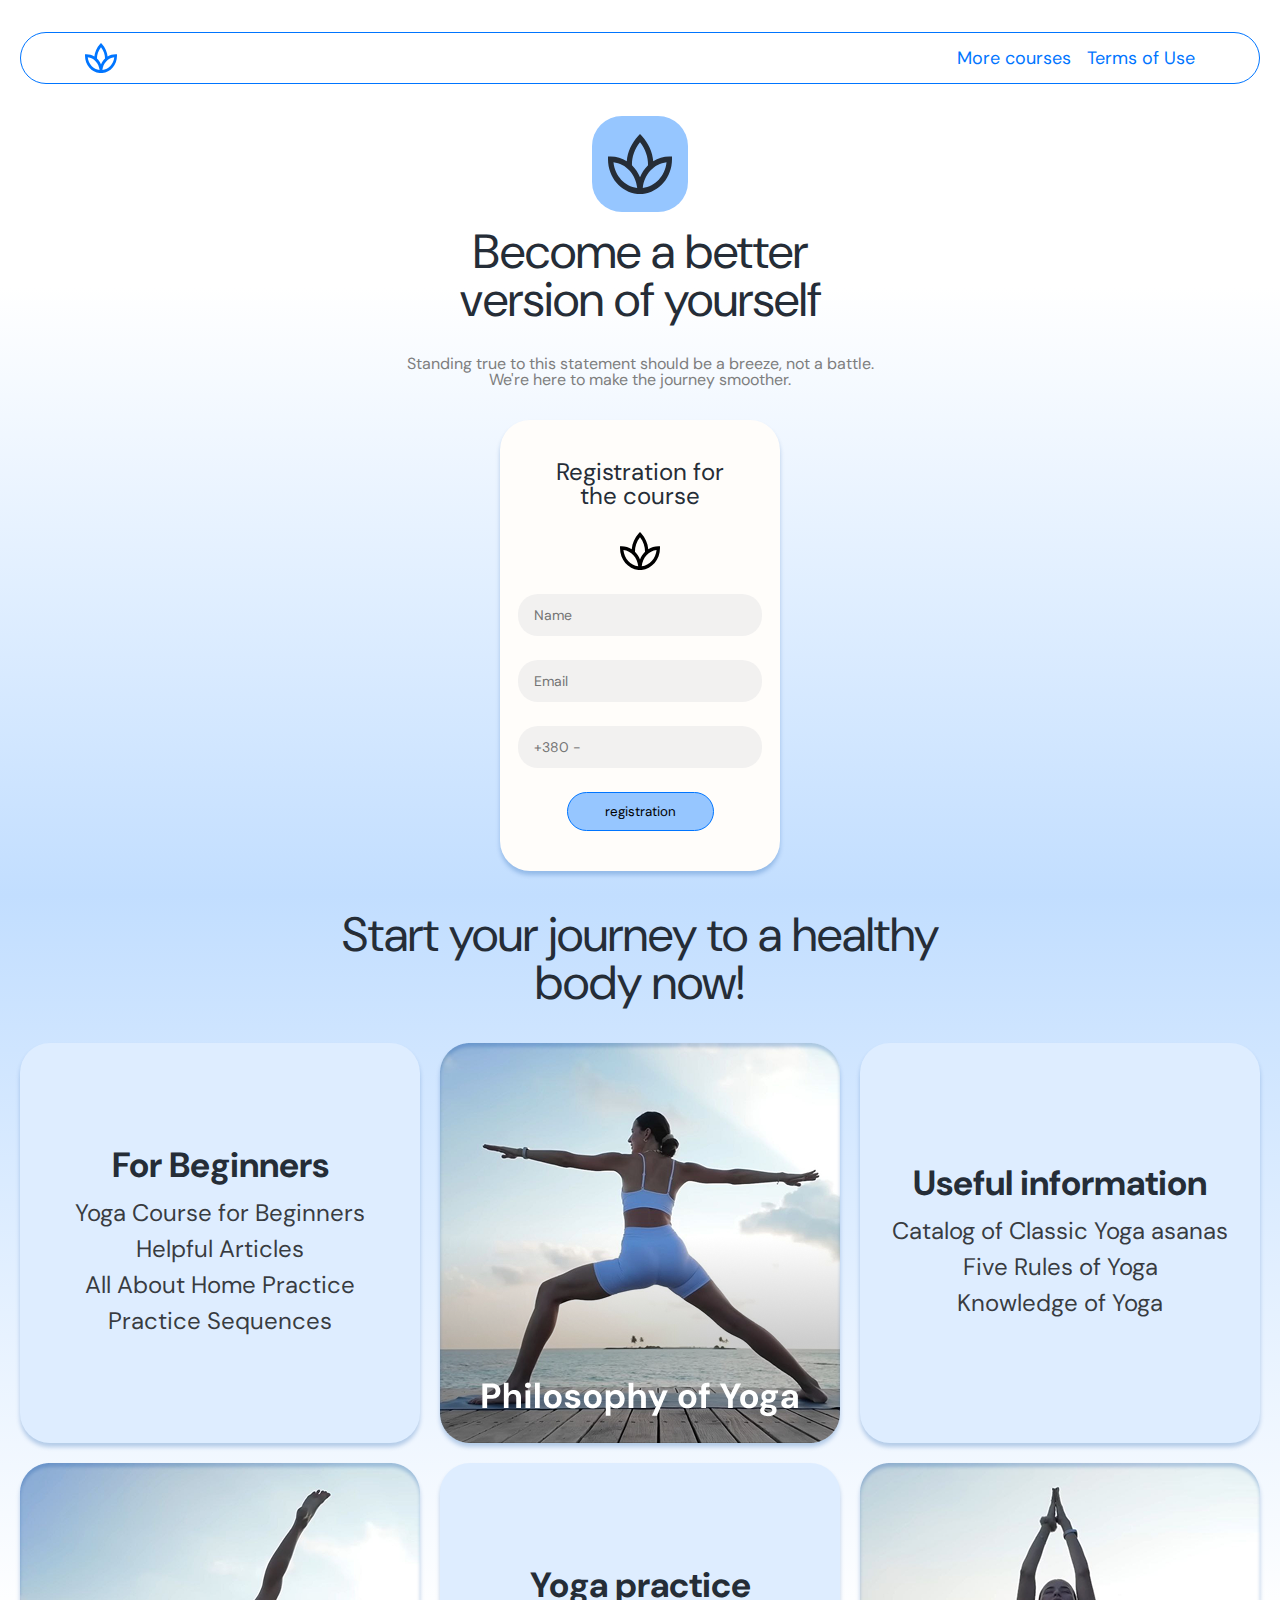
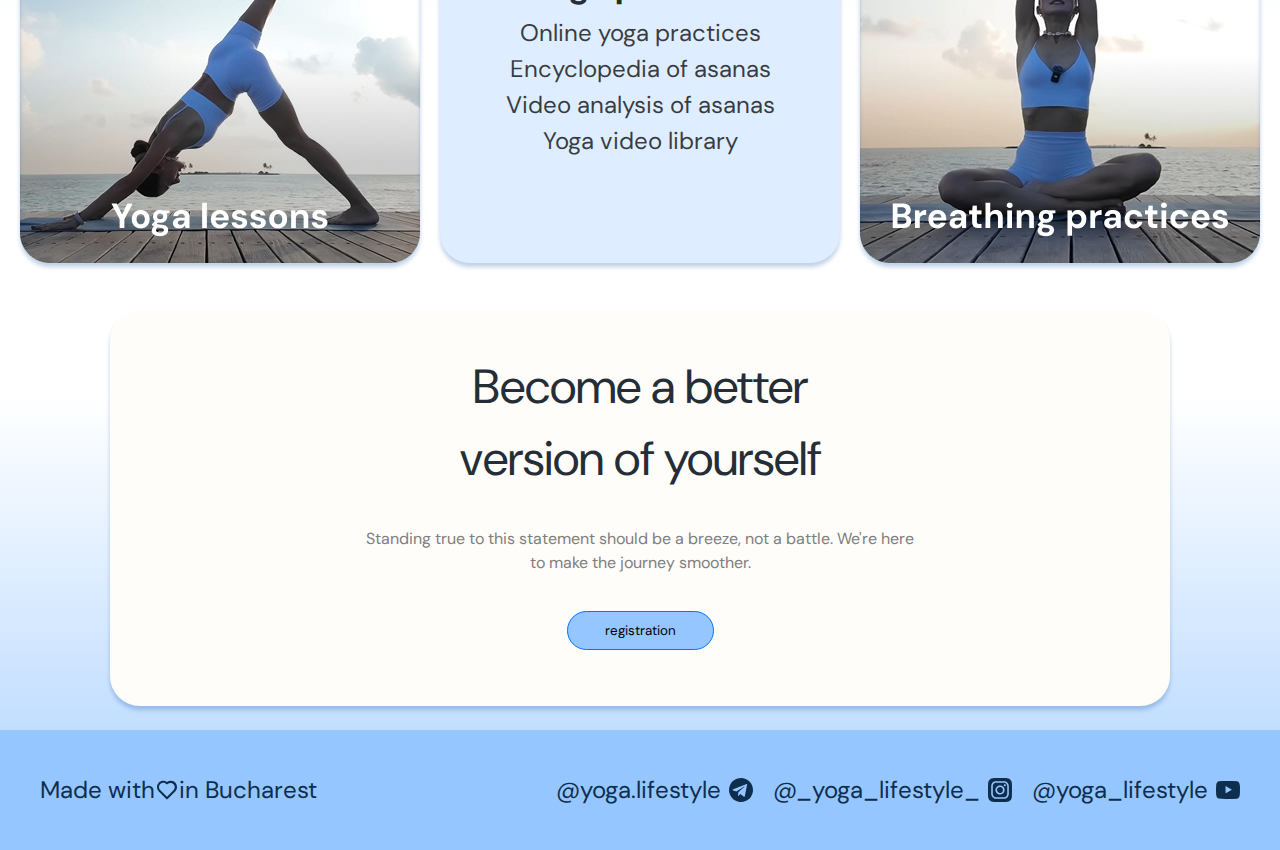
<file: index.html>
<!DOCTYPE html>
<html lang="en">

<head>
   <meta charset="UTF-8">
   <meta name="viewport" content="width=device-width, initial-scale=1.0">
   <title>Project - 4. Landing</title>
   <meta name="viewport" content="width=device-width">

   <link rel="preconnect" href="https://fonts.googleapis.com">
   <link rel="preconnect" href="https://fonts.gstatic.com" crossorigin>
   <link
      href="https://fonts.googleapis.com/css2?family=DM+Sans:ital,opsz,wght@0,9..40,100..1000;1,9..40,100..1000&display=swap"
      rel="stylesheet">

   <link rel="stylesheet" href="css/style_main.css">

</head>

<body>
   <div class="wrapper">

      <header class="header">
         <div class="header__container">

            <div class="header__box">
               <div class="header__logo">
                  <a href="index.html" class="header__link"><img src="img/icons/Vector.svg" alt=""></a>
               </div>
               <nav class="header__nav">
                  <a href="container_page.html" class="header__link">More courses</a>
                  <a href="info_page.html" class="header__link">Terms of Use</a>
               </nav>
            </div>
         </div>
      </header>

      <section class="section1">
         <div class="section1__container">

            <div class="section1__box">
               <div class="section1__content content">
                  <div class="content__logo">
                     <img src="img/icons/logo.svg" alt="">
                  </div>
                  <h1 class="content__title">Become a better <br> version of yourself </h1>
                  <div class="content__text">
                     Standing true to this statement should be a breeze, not a battle. <br> We're here to make the
                     journey
                     smoother.
                  </div>
               </div>
               <div class="registration">
                  <form action="" class="registration__form">
                     <div class="registration__title">
                        <h3>Registration for<br>the course</h3>
                     </div>
                     <div class="registration__icon">
                        <img src="img/icons/form_vector.svg" alt="">
                     </div>
                     <div class="registration__fields">
                        <input type="text" class="registration__input" placeholder="Name">
                        <input type="email" class="registration__input" placeholder="Email">
                        <input type="tel" class="registration__input" placeholder="+380 -">
                     </div>
                     <button class="registration__btn" type="submit">
                        registration
                     </button>
                  </form>
               </div>
            </div>

         </div>
      </section>

      <section class="section2">
         <div class="section2__container">

            <h2 class="section2__title"> Start your journey to a healthy <br> body now!</h2>
            <div class="cards">
               <div class="cards__item">
                  <h2 class="cards__title"> For Beginners</h2>
                  <p class="cards__text">Yoga Course for Beginners <br> Helpful Articles <br> All About Home
                     Practice <br> Practice Sequences </p>
               </div>
               <div class="cards__item cards__item--image">
                  <img src="img/main/example courses 2.png" alt="">
               </div>
               <div class="cards__item">
                  <h2 class="cards__title">Useful information </h2>
                  <p class="cards__text">Catalog of Classic Yoga asanas <br> Five Rules of Yoga <br> Knowledge of Yoga
                  </p>
               </div>
               <div class="cards__item cards__item--image">
                  <img src="img/main/example courses 4.png" alt="">
               </div>
               <div class="cards__item">
                  <h2 class="cards__title">Yoga practice</h2>
                  <p class="cards__text">Online yoga practices <br> Encyclopedia of asanas <br> Video analysis of asanas
                     <br> Yoga video library
                  </p>
               </div>
               <div class="cards__item cards__item--image">
                  <img src="img/main/example courses 6.png" alt="">
               </div>
            </div>

         </div>
      </section>

      <section class="section3">
         <div class="section3__container">

            <div class="section3__bunner">
               <h2 class="section3__title">Become a better <br> version of yourself</h2>
               <p class="section3__text">Standing true to this statement should be a breeze, not a battle. We're here
                  <br> to make the journey smoother.
               </p>
               <button class="section3__btn">registration</button>
            </div>

         </div>
      </section>

      <footer class="footer">
         <div class="footer__container">
            <div class="footer__left">
               <p class="footer__text">Made with</p>
               <img class="footer__icon" src="img/icons/u_heart-alt.svg" alt="">
               <p class="footer__text">in Bucharest</p>
            </div>
            <div class="footer__right">
               <div class="footer__contacts">
                  <div class="footer__tg">
                     <a href="" class="footer__nick">@yoga.lifestyle</a>
                     <img class="footer__img" src="img/icons/tg.svg" alt="">
                  </div>
                  <div class="footer__inst">
                     <a href="" class="footer__nick">@_yoga_lifestyle_</a>
                     <img class="footer__img" src="img/icons/inst.svg" alt="">
                  </div>
                  <div class="footer__yt">
                     <a href="" class="footer__nick">@yoga_lifestyle</a>
                     <img class="footer__img" src="img/icons/Yt.svg" alt="">
                  </div>
               </div>
            </div>
         </div>
      </footer>
   </div>
</body>

</html>
</file>
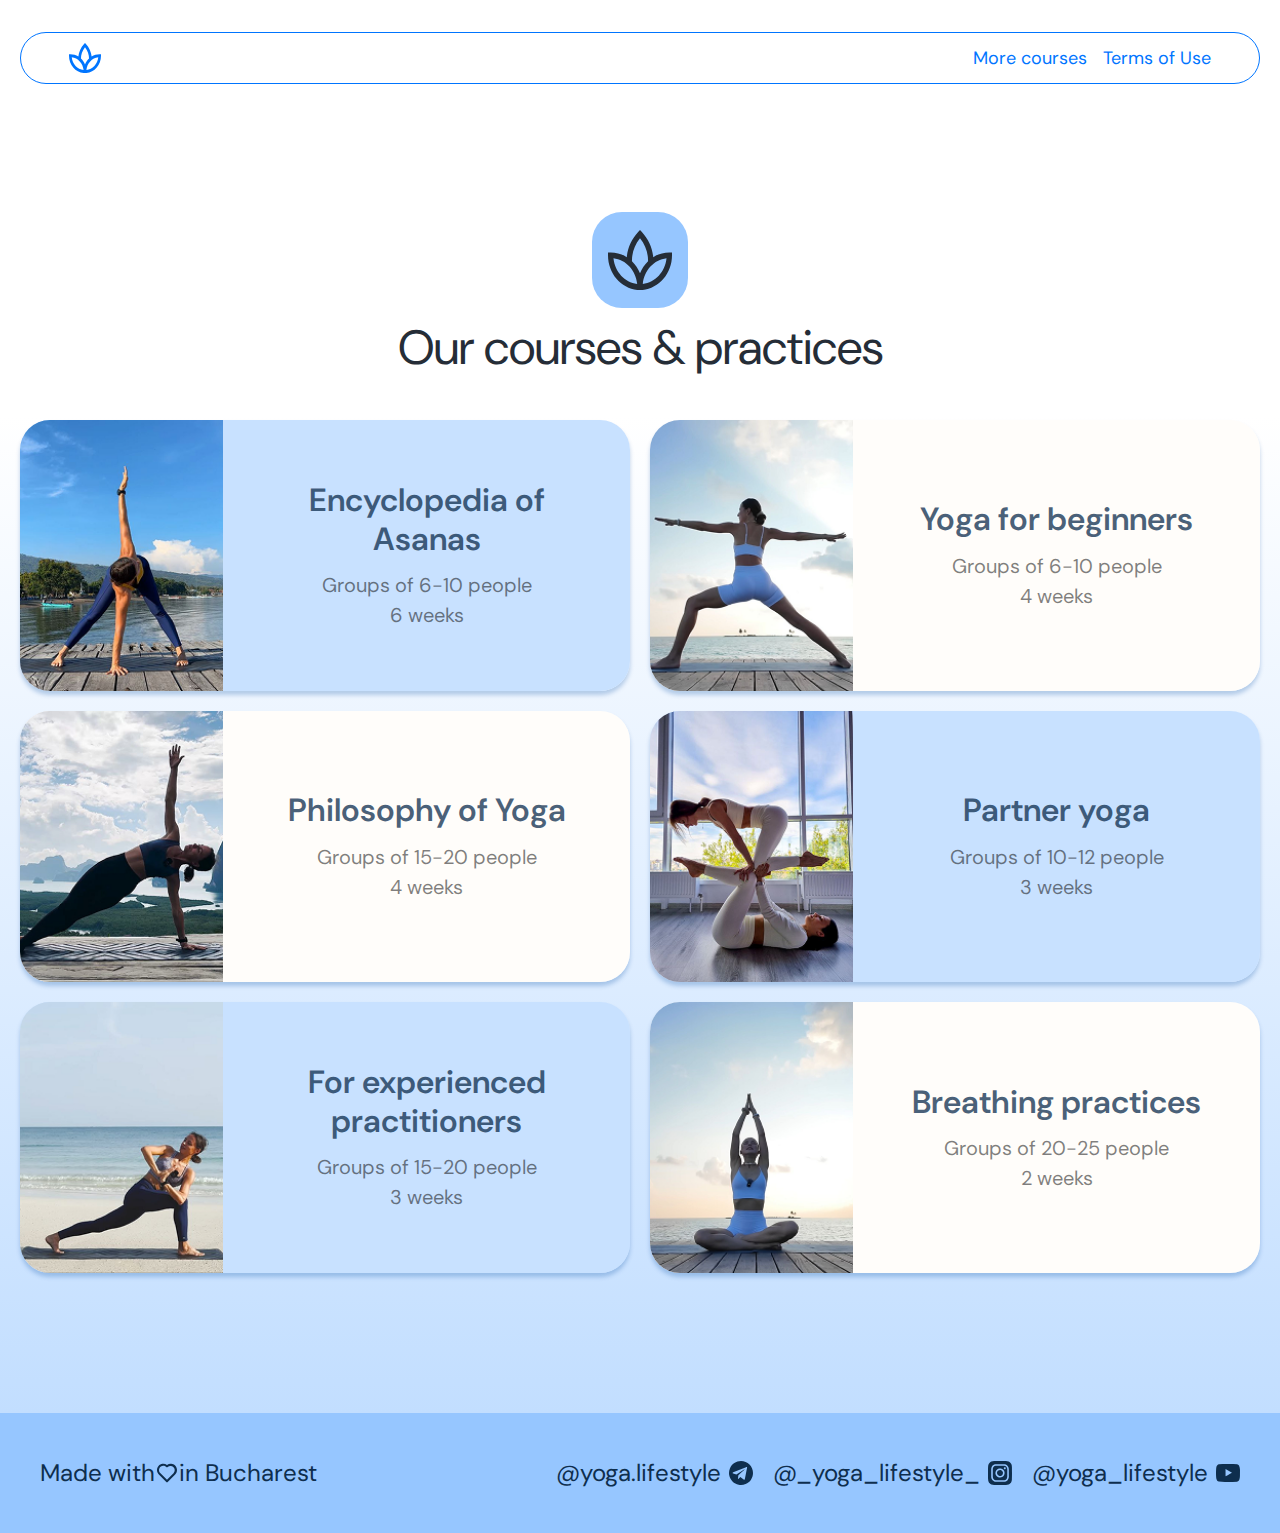
<file: container_page.html>
<!DOCTYPE html>
<html lang="en">

<head>
   <meta charset="UTF-8">
   <meta name="viewport" content="width=device-width, initial-scale=1.0">
   <title>container_page</title>

   <link rel="preconnect" href="https://fonts.googleapis.com">
   <link rel="preconnect" href="https://fonts.gstatic.com" crossorigin>
   <link
      href="https://fonts.googleapis.com/css2?family=DM+Sans:ital,opsz,wght@0,9..40,100..1000;1,9..40,100..1000&display=swap"
      rel="stylesheet">

   <link rel="stylesheet" href="css/style_container.css">
</head>

<body>
   <div class="wrapper">

      <header class="header">
         <div class="header__container">

            <div class="header__box">
               <div class="header__logo">
                  <a href="index.html" class="header__link"> <img src="img/icons/Vector.svg" alt=""></a>
               </div>
               <nav class="header__nav">
                  <a href="#" class="header__link">More courses</a>
                  <a href="info_page.html" class="header__link">Terms of Use</a>
               </nav>
            </div>
         </div>
      </header>

      <section class="section">
         <div class="section__container">

            <div class="section__top">
               <img src="img/icons/logo.svg" alt="">
               <h2 class="section__title">Our courses & practices</h2>
            </div>
            <div class="section__content">

               <div class="section__card-wrapper">
                  <div class="section__cards blue">
                     <img class="section__cardimg" src="img/container/1.png" alt="">
                     <div class="section__cardbox">
                        <h2 class="section__cardtitle">Encyclopedia of Asanas</h2>
                        <p class="section__text">Groups of 6-10 people <br>6 weeks </p>
                     </div>
                  </div>
               </div>

               <div class="section__card-wrapper">
                  <div class="section__cards white">
                     <img class="section__cardimg" src="img/container/2.png" alt="">
                     <div class="section__cardbox">
                        <h2 class="section__cardtitle">Yoga for beginners</h2>
                        <p class="section__text">Groups of 6-10 people <br>4 weeks </p>
                     </div>
                  </div>
               </div>

               <div class="section__card-wrapper">
                  <div class="section__cards white">
                     <img class="section__cardimg" src="img/container/3.png" alt="">
                     <div class="section__cardbox">
                        <h2 class="section__cardtitle">Philosophy of Yoga</h2>
                        <p class="section__text">Groups of 15-20 people <br>4 weeks </p>
                     </div>
                  </div>
               </div>

               <div class="section__card-wrapper">
                  <div class="section__cards blue">
                     <img class="section__cardimg" src="img/container/4.png" alt="">
                     <div class="section__cardbox">
                        <h2 class="section__cardtitle">Partner yoga</h2>
                        <p class="section__text">Groups of 10-12 people <br>3 weeks </p>
                     </div>
                  </div>
               </div>

               <div class="section__card-wrapper">
                  <div class="section__cards blue">
                     <img class="section__cardimg" src="img/container/5.png" alt="">
                     <div class="section__cardbox">
                        <h2 class="section__cardtitle">For experienced practitioners</h2>
                        <p class="section__text">Groups of 15-20 people <br>3 weeks </p>
                     </div>
                  </div>
               </div>

               <div class="section__card-wrapper">
                  <div class="section__cards white">
                     <img class="section__cardimg" src="img/container/6.png" alt="">
                     <div class="section__cardbox">
                        <h2 class="section__cardtitle">Breathing practices</h2>
                        <p class="section__text">Groups of 20-25 people <br>2 weeks </p>
                     </div>
                  </div>
               </div>

            </div>

         </div>
      </section>

      <footer class="footer">
         <div class="footer__container">
            <div class="footer__left">
               <p class="footer__text">Made with</p>
               <img class="footer__icon" src="img/icons/u_heart-alt.svg" alt="">
               <p class="footer__text">in Bucharest</p>
            </div>
            <div class="footer__right">
               <div class="footer__contacts">
                  <div class="footer__tg">
                     <a href="" class="footer__nick">@yoga.lifestyle</a>
                     <img class="footer__img" src="img/icons/tg.svg" alt="">
                  </div>
                  <div class="footer__inst">
                     <a href="" class="footer__nick">@_yoga_lifestyle_</a>
                     <img class="footer__img" src="img/icons/inst.svg" alt="">
                  </div>
                  <div class="footer__yt">
                     <a href="" class="footer__nick">@yoga_lifestyle</a>
                     <img class="footer__img" src="img/icons/Yt.svg" alt="">
                  </div>
               </div>
            </div>
         </div>
      </footer>

   </div>
</body>

</html>
</file>
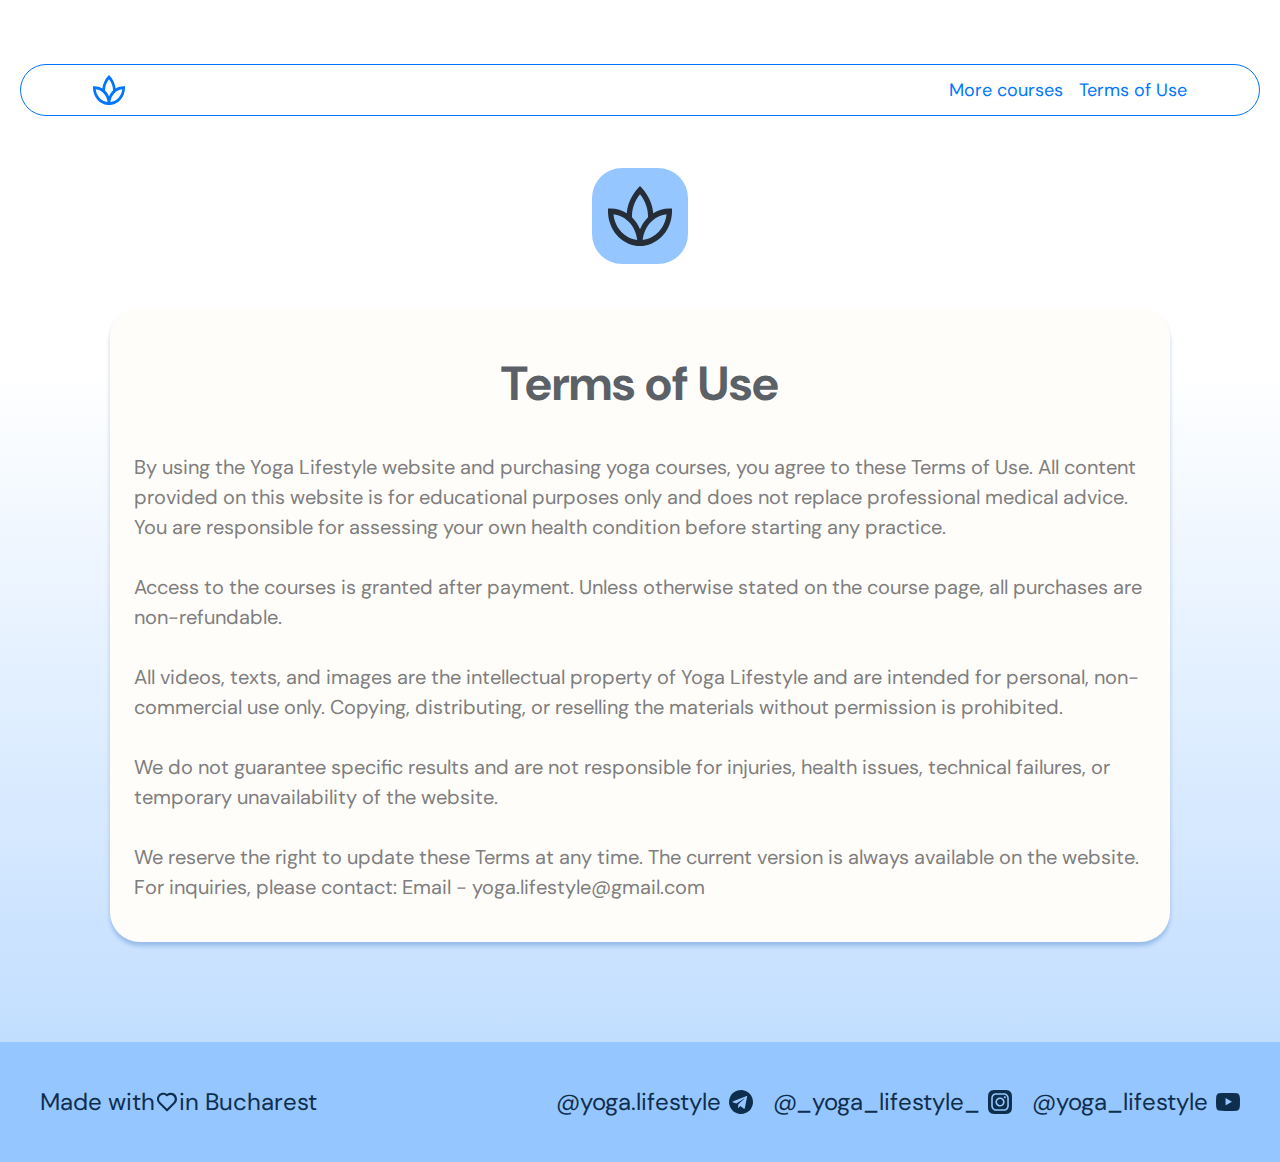
<file: info_page.html>
<!DOCTYPE html>
<html lang="en">

<head>
   <meta charset="UTF-8">
   <meta name="viewport" content="width=device-width, initial-scale=1.0">

   <title>info_page</title>

   <link rel="preconnect" href="https://fonts.googleapis.com">
   <link rel="preconnect" href="https://fonts.gstatic.com" crossorigin>
   <link
      href="https://fonts.googleapis.com/css2?family=DM+Sans:ital,opsz,wght@0,9..40,100..1000;1,9..40,100..1000&display=swap"
      rel="stylesheet">

   <link rel="stylesheet" href="css/style_info.css">

</head>

<body>
   <div class="wrapper">


      <header class="header">
         <div class="header__container">

            <div class="header__box">
               <div class="header__logo">
                  <a href="index.html" class="header__link"><img src="img/icons/Vector.svg" alt=""></a>
               </div>
               <nav class="header__nav">
                  <a href="container_page.html" class="header__link">More courses</a>
                  <a href="#" class="header__link">Terms of Use</a>
               </nav>
            </div>

         </div>
      </header>

      <section class="section1">
         <div class="section1__container">

            <img src="img/icons/logo.svg" alt="" class="section1__logo">
            <div class="section1__bunner">
               <h2 class="section1__title">Terms of Use </h2>
               <div class="section1__text">
                  <p>By using the Yoga Lifestyle website and purchasing yoga courses, you agree to these Terms of Use.
                     All content provided on this website is for educational purposes only and does not replace
                     professional medical advice. You are responsible for assessing your own health condition before
                     starting any practice. </p>
                  <br>
                  <p>Access to the courses is granted after payment. Unless otherwise stated on the course page, all
                     purchases are non-refundable.</p>
                  <br>
                  <p>All videos, texts, and images are the intellectual property of Yoga Lifestyle and are intended for
                     personal, non-commercial use only. Copying, distributing, or reselling the materials without
                     permission is prohibited.</p>
                  <br>
                  <p>We do not guarantee specific results and are not responsible for injuries, health issues, technical
                     failures, or temporary unavailability of the website.</p>
                  <br>
                  <p>We reserve the right to update these Terms at any time. The current version is always available on
                     the website. For inquiries, please contact: Email - <a href=""
                        class="section1__link">yoga.lifestyle@gmail.com</a></p>
               </div>
            </div>

         </div>
      </section>

      <footer class="footer">
         <div class="footer__container">
            <div class="footer__left">
               <p class="footer__text">Made with</p>
               <img class="footer__icon" src="img/icons/u_heart-alt.svg" alt="">
               <p class="footer__text">in Bucharest</p>
            </div>
            <div class="footer__right">
               <div class="footer__contacts">
                  <div class="footer__tg">
                     <a href="" class="footer__nick">@yoga.lifestyle</a>
                     <img class="footer__img" src="img/icons/tg.svg" alt="">
                  </div>
                  <div class="footer__inst">
                     <a href="" class="footer__nick">@_yoga_lifestyle_</a>
                     <img class="footer__img" src="img/icons/inst.svg" alt="">
                  </div>
                  <div class="footer__yt">
                     <a href="" class="footer__nick">@yoga_lifestyle</a>
                     <img class="footer__img" src="img/icons/Yt.svg" alt="">
                  </div>
               </div>
            </div>
         </div>
      </footer>

   </div>
</body>

</html>
</file>
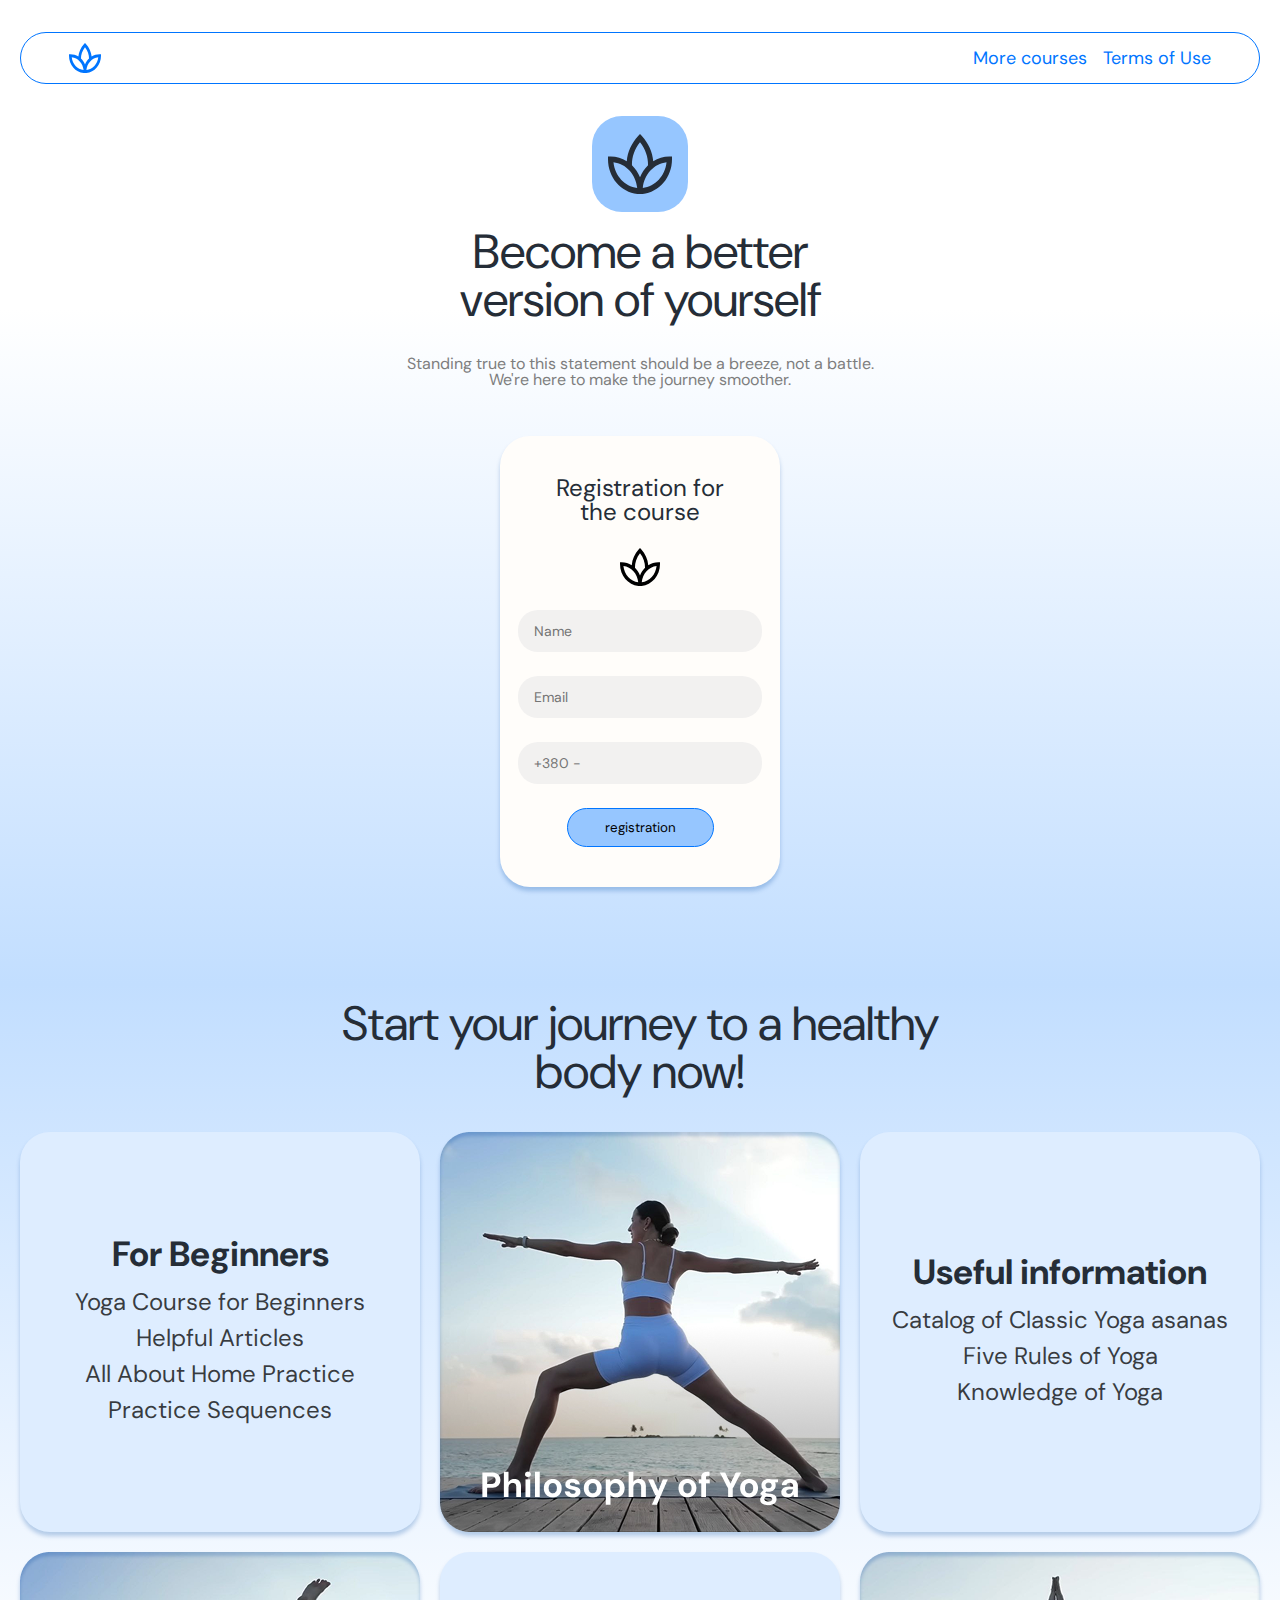
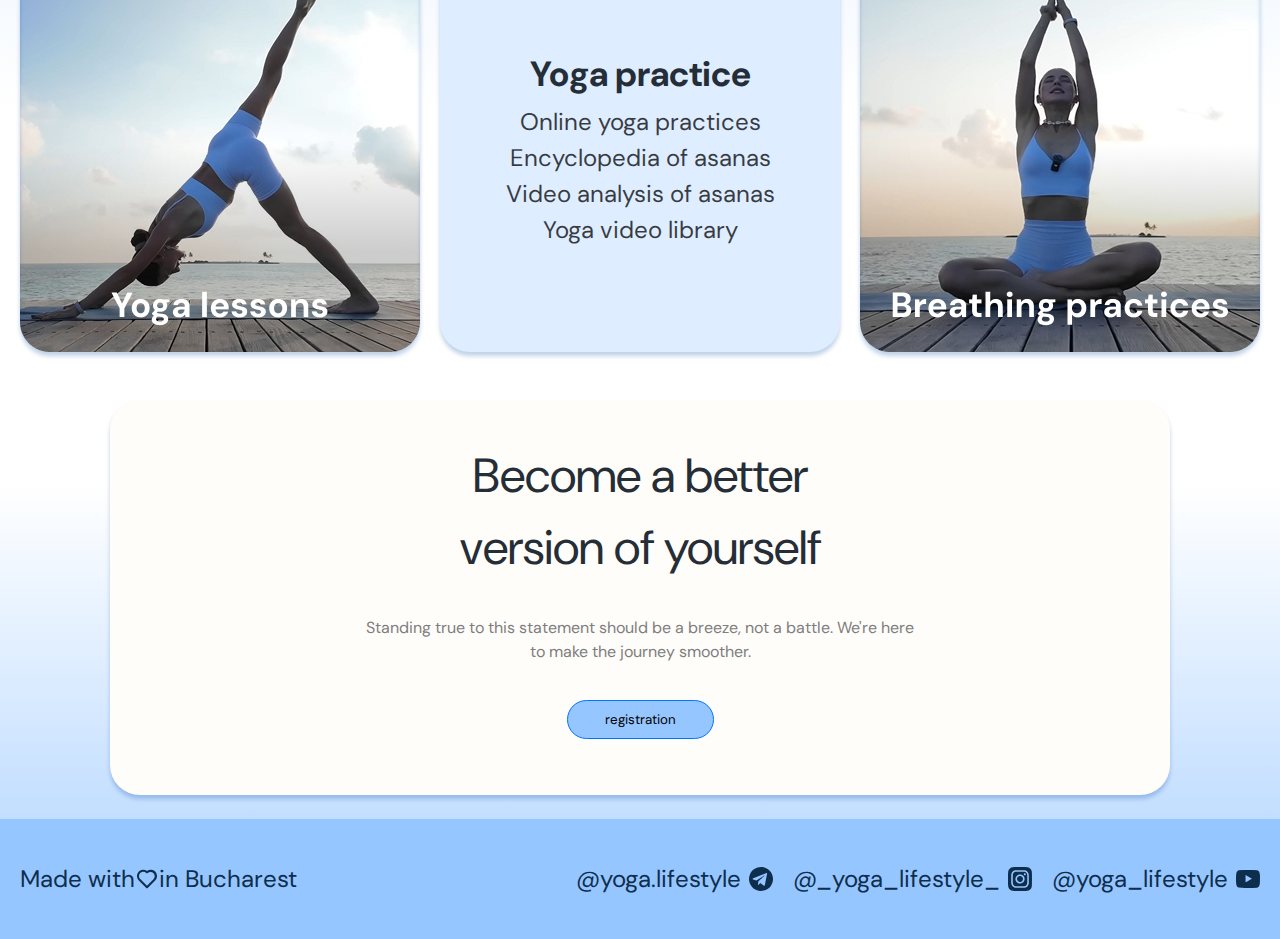
<file: main_page.html>
<!DOCTYPE html>
<html lang="en">

<head>
   <meta charset="UTF-8">
   <meta name="viewport" content="width=device-width, initial-scale=1.0">
   <title>Project - 4. Landing</title>

   <link rel="preconnect" href="https://fonts.googleapis.com">
   <link rel="preconnect" href="https://fonts.gstatic.com" crossorigin>
   <link
      href="https://fonts.googleapis.com/css2?family=DM+Sans:ital,opsz,wght@0,9..40,100..1000;1,9..40,100..1000&display=swap"
      rel="stylesheet">

   <link rel="stylesheet" href="css/style.css">

</head>

<body>
   <div class="wrapper">

      <header class="header">
         <div class="header__container">

            <div class="header__box">
               <div class="header__logo">
                  <a href="main_page.html" class="header__link"><img src="img/icons/Vector.svg" alt=""></a>
               </div>
               <nav class="header__nav">
                  <a href="container_page.html" class="header__link">More courses</a>
                  <a href="info_page.html" class="header__link">Terms of Use</a>
               </nav>
            </div>
         </div>
      </header>

      <section class="section1">
         <div class="section1__container">

            <div class="section1__box">
               <div class="section1__content content">
                  <div class="content__logo">
                     <img src="img/icons/logo.svg" alt="">
                  </div>
                  <h1 class="content__title">Become a better <br> version of yourself </h1>
                  <div class="content__text">
                     Standing true to this statement should be a breeze, not a battle. <br> We're here to make the
                     journey
                     smoother.
                  </div>
               </div>
               <div class="registration">
                  <form action="" class="registration__form">
                     <div class="registration__title">
                        <h3>Registration for<br>the course</h3>
                     </div>
                     <div class="registration__icon">
                        <img src="img/icons/form_vector.svg" alt="">
                     </div>
                     <div class="registration__fields">
                        <input type="text" class="registration__input" placeholder="Name">
                        <input type="email" class="registration__input" placeholder="Email">
                        <input type="tel" class="registration__input" placeholder="+380 -">
                     </div>
                     <button class="registration__btn" type="submit">
                        registration
                     </button>
                  </form>
               </div>
            </div>

         </div>
      </section>

      <section class="section2">
         <div class="section2__container">

            <h2 class="section2__title"> Start your journey to a healthy <br> body now!</h2>
            <div class="cards">
               <div class="cards__item">
                  <h2 class="cards__title"> For Beginners</h2>
                  <p class="cards__text">Yoga Course for Beginners <br> Helpful Articles <br> All About Home
                     Practice <br> Practice Sequences </p>
               </div>
               <div class="cards__item cards__item--image">
                  <img src="img/main/example courses 2.png" alt="">
               </div>
               <div class="cards__item">
                  <h2 class="cards__title">Useful information </h2>
                  <p class="cards__text">Catalog of Classic Yoga asanas <br> Five Rules of Yoga <br> Knowledge of Yoga
                  </p>
               </div>
               <div class="cards__item cards__item--image">
                  <img src="img/main/example courses 4.png" alt="">
               </div>
               <div class="cards__item">
                  <h2 class="cards__title">Yoga practice</h2>
                  <p class="cards__text">Online yoga practices <br> Encyclopedia of asanas <br> Video analysis of asanas
                     <br> Yoga video library
                  </p>
               </div>
               <div class="cards__item cards__item--image">
                  <img src="img/main/example courses 6.png" alt="">
               </div>
            </div>

         </div>
      </section>

      <section class="section3">
         <div class="section3__container">

            <div class="section3__bunner">
               <h2 class="section3__title">Become a better <br> version of yourself</h2>
               <p class="section3__text">Standing true to this statement should be a breeze, not a battle. We're here
                  <br> to make the journey smoother.
               </p>
               <button class="section3__btn">registration</button>
            </div>

         </div>
      </section>

      <footer class="footer">
         <div class="footer__container">
            <div class="footer__left">
               <p class="footer__text">Made with</p>
               <img class="footer__icon" src="img/icons/u_heart-alt.svg" alt="">
               <p class="footer__text">in Bucharest</p>
            </div>
            <div class="footer__right">
               <div class="footer__contacts">
                  <div class="footer__tg">
                     <p class="footer__nick">@yoga.lifestyle</p>
                     <img class="footer__img" src="img/icons/tg.svg" alt="">
                  </div>
                  <div class="footer__inst">
                     <p class="footer__nick">@_yoga_lifestyle_</p>
                     <img class="footer__img" src="img/icons/inst.svg" alt="">
                  </div>
                  <div class="footer__yt">
                     <p class="footer__nick">@yoga_lifestyle</p>
                     <img class="footer__img" src="img/icons/Yt.svg" alt="">
                  </div>
               </div>
            </div>
         </div>
      </footer>
   </div>
</body>

</html>
</file>
<file: css/style_main.css>
* {
  padding: 0;
  margin: 0;
  border: 0;
}

*,
*:before,
*:after {
  -webkit-box-sizing: border-box;
  box-sizing: border-box;
}

:focus,
:active {
  outline: none;
}

a:focus,
a:active {
  outline: none;
}

nav,
footer,
header,
aside {
  display: block;
}

html,
body {
  height: 100%;
  width: 100%;
  font-size: 100%;
  line-height: 1;
  font-size: 14px;
  -ms-text-size-adjust: 100%;
  -moz-text-size-adjust: 100%;
  -webkit-text-size-adjust: 100%;
}

input,
button,
textarea {
  font-family: inherit;
}

input::-ms-clear {
  display: none;
}

button {
  cursor: pointer;
}

button::-moz-focus-inner {
  padding: 0;
  border: 0;
}

a,
a:visited {
  text-decoration: none;
}

a:hover {
  text-decoration: none;
}

ul li {
  list-style: none;
}

img {
  vertical-align: top;
}

h1,
h2,
h3,
h4,
h5,
h6 {
  font-size: inherit;
  font-weight: inherit;
}

body {
  font-family: "DM Sans", sans-serif;
}

.wrapper {
  min-height: 100%;
  overflow: hidden;
  display: -webkit-box;
  display: -ms-flexbox;
  display: flex;
  -webkit-box-orient: vertical;
  -webkit-box-direction: normal;
      -ms-flex-direction: column;
          flex-direction: column;
}

.header {
  margin-top: 32px;
  display: -webkit-box;
  display: -ms-flexbox;
  display: flex;
}
.header__container {
  width: 1240px;
  margin: 0 auto;
  border: 1px solid #0075FF;
  border-radius: 30px;
  margin-top: 32px 0;
  padding: 0 16px;
}
.header__box {
  padding: 10px 48px;
  display: -webkit-box;
  display: -ms-flexbox;
  display: flex;
  -webkit-box-pack: justify;
      -ms-flex-pack: justify;
          justify-content: space-between;
  -webkit-box-align: center;
      -ms-flex-align: center;
          align-items: center;
}
.header__logo {
  width: 32px;
  height: 30px;
}
.header__nav {
  display: -webkit-box;
  display: -ms-flexbox;
  display: flex;
  gap: 16px;
  font-size: 18px;
  font-weight: medium;
}
.header__link {
  color: #0075FF;
}
.header__link:hover {
  color: rgba(14, 46, 78, 0.75);
}
@media (max-width: 1024px) {
  .header__container {
    max-width: 824px;
    padding: 0 24px;
  }
  .header__box {
    width: 100%;
    padding: 10px 24px;
  }
  .header__nav {
    font-size: 16px;
    gap: 8px;
  }
}
@media (max-width: 375px) {
  .header {
    margin-top: 16px;
  }
  .header__container {
    max-width: 327px;
    border-radius: 30px;
  }
  .header__box {
    gap: 8px;
    padding: 7px 0;
  }
  .header__logo {
    width: 22px;
    height: 22px;
  }
  .header img {
    width: 100%;
    height: 100%;
    -o-object-fit: contain;
       object-fit: contain;
    display: block;
  }
  .header__nav {
    -webkit-box-align: center;
        -ms-flex-align: center;
            align-items: center;
    gap: 6px;
    font-size: 12px;
  }
}

.section1 {
  min-width: 100%;
  min-height: auto;
  background: -webkit-gradient(linear, left top, left bottom, color-stop(25%, #ffffff), to(#C2DEFF));
  background: linear-gradient(to bottom, #ffffff 25%, #C2DEFF 100%);
  padding-bottom: 24px;
}
.section1__container {
  width: 1240px;
  padding: 0 16px;
  margin: 0 auto;
}
@media (max-width: 1024px) {
  .section1__container {
    max-width: 824px;
  }
}
@media (max-width: 375px) {
  .section1__container {
    max-width: 327px;
    margin: 12px auto;
  }
}
.section1__content {
  display: -webkit-box;
  display: -ms-flexbox;
  display: flex;
  -webkit-box-orient: vertical;
  -webkit-box-direction: normal;
      -ms-flex-direction: column;
          flex-direction: column;
  -webkit-box-align: center;
      -ms-flex-align: center;
          align-items: center;
}

.content {
  margin-top: 32px;
}
.content__title {
  font-size: 48px;
  font-weight: medium;
  color: #252D37;
  text-align: center;
  padding: 16px 0;
  line-height: auto;
}
@media (max-width: 1024px) {
  .content__title {
    font-size: 34px;
  }
}
@media (max-width: 375px) {
  .content__title {
    font-size: 34px;
  }
}
.content__text {
  font-size: 16px;
  color: #7E7E7E;
  text-align: center;
  padding: 16px 0;
}

.registration {
  margin-top: 16px;
  display: -webkit-box;
  display: -ms-flexbox;
  display: flex;
  -webkit-box-pack: center;
      -ms-flex-pack: center;
          justify-content: center;
}
.registration__form {
  padding: 20px 18px;
  width: 280px;
  background-color: #FFFDFA;
  border-radius: 30px;
  -webkit-box-shadow: 0 4px 4px rgba(5, 75, 165, 0.25);
          box-shadow: 0 4px 4px rgba(5, 75, 165, 0.25);
  display: -webkit-box;
  display: -ms-flexbox;
  display: flex;
  -webkit-box-orient: vertical;
  -webkit-box-direction: normal;
      -ms-flex-direction: column;
          flex-direction: column;
  -webkit-box-align: center;
      -ms-flex-align: center;
          align-items: center;
}
.registration__title {
  margin: 20px 0 24px 0;
  text-align: center;
  font-size: 24px;
  font-weight: medium;
  color: #252D37;
}
.registration__icon {
  margin-bottom: 24px;
}
.registration__fields {
  width: 100%;
  display: -webkit-box;
  display: -ms-flexbox;
  display: flex;
  -webkit-box-orient: vertical;
  -webkit-box-direction: normal;
      -ms-flex-direction: column;
          flex-direction: column;
  gap: 24px;
  margin-bottom: 24px;
}
.registration__input {
  width: 100%;
  padding: 12px 16px;
  border-radius: 20px;
  border: none;
  outline: none;
  font-size: 14px;
  -webkit-box-sizing: border-box;
          box-sizing: border-box;
  background-color: #F2F1F0;
}
.registration__btn {
  margin-bottom: 20px;
  padding: 10px 37px;
  border: 1px solid #0075FF;
  border-radius: 30px;
  background-color: #96C6FF;
  display: -webkit-box;
  display: -ms-flexbox;
  display: flex;
  -webkit-box-align: center;
      -ms-flex-align: center;
          align-items: center;
  -webkit-box-pack: center;
      -ms-flex-pack: center;
          justify-content: center;
}
.registration__btn:hover {
  background-color: rgba(225, 198, 255, 0.75);
  border: 1px solid rgba(225, 117, 225, 0.75);
}

.section2 {
  min-width: 100%;
  min-height: 900px;
  background: -webkit-gradient(linear, left bottom, left top, color-stop(25%, #ffffff), to(#C2DEFF));
  background: linear-gradient(to top, #ffffff 25%, #C2DEFF 100%);
  margin-bottom: 24px;
}
.section2__container {
  width: 100%;
  max-width: 1240px;
  margin: 0 auto;
}
@media (max-width: 1024px) {
  .section2__container {
    max-width: 824px;
  }
}
@media (max-width: 375px) {
  .section2__container {
    max-width: 327px;
  }
}
.section2__title {
  font-size: 48px;
  font-weight: medium;
  color: #252D37;
  text-align: center;
  padding: 16px 0;
  line-height: auto;
  margin-bottom: 20px;
}
@media (max-width: 1024px) {
  .section2__title {
    font-size: 32px;
  }
}
@media (max-width: 375px) {
  .section2__title {
    font-size: 24px;
  }
}

.cards {
  display: -webkit-box;
  display: -ms-flexbox;
  display: flex;
  -ms-flex-wrap: wrap;
      flex-wrap: wrap;
  gap: 20px;
}
@media (max-width: 1024px) {
  .cards {
    gap: 18px;
  }
}
@media (max-width: 375px) {
  .cards {
    gap: 16px;
  }
}
@media (max-width: 375px) {
  .cards__item--image img {
    width: 327px;
    height: 327px;
    -o-object-fit: contain;
       object-fit: contain;
    display: block;
  }
}
.cards__item {
  max-width: 400px;
  height: 400px;
  background-color: #DEEDFF;
  border-radius: 30px;
  -webkit-box-shadow: 0 4px 4px rgba(5, 75, 165, 0.25);
          box-shadow: 0 4px 4px rgba(5, 75, 165, 0.25);
  -webkit-box-flex: 1;
      -ms-flex: 1 1 calc(33.333% - 14px);
          flex: 1 1 calc(33.333% - 14px);
  -webkit-box-sizing: border-box;
          box-sizing: border-box;
  display: -webkit-box;
  display: -ms-flexbox;
  display: flex;
  -webkit-box-orient: vertical;
  -webkit-box-direction: normal;
      -ms-flex-direction: column;
          flex-direction: column;
  -webkit-box-pack: center;
      -ms-flex-pack: center;
          justify-content: center;
  -webkit-box-align: center;
      -ms-flex-align: center;
          align-items: center;
}
@media (max-width: 375px) {
  .cards__item {
    height: 327px;
  }
}
.cards__title {
  font-size: 35px;
  font-weight: bold;
  color: #252D37;
  text-align: center;
  margin-bottom: 12px;
}
.cards__text {
  font-size: 24px;
  color: rgba(0, 0, 0, 0.75);
  text-align: center;
  line-height: 150%;
}

.section3 {
  min-width: 100%;
  background: -webkit-gradient(linear, left top, left bottom, color-stop(25%, #ffffff), to(#C2DEFF));
  background: linear-gradient(to bottom, #ffffff 25%, #C2DEFF 100%);
}
.section3__container {
  width: 100%;
  max-width: 1240px;
  margin: 0 auto;
  padding: 0 20px;
}
.section3__bunner {
  width: 1060px;
  max-width: 100%;
  margin: 24px auto;
  background-color: #FFFDFA;
  border-radius: 30px;
  padding: 24px;
  -webkit-box-shadow: 0 4px 4px rgba(5, 75, 165, 0.25);
          box-shadow: 0 4px 4px rgba(5, 75, 165, 0.25);
}
.section3__title {
  font-size: 48px;
  font-weight: medium;
  color: #252D37;
  text-align: center;
  padding: 16px 0;
  line-height: 150%;
}
@media (max-width: 1024px) {
  .section3__title {
    font-size: 34px;
  }
}
@media (max-width: 1024px) {
  .section3__title {
    font-size: 20px;
  }
}
.section3__text {
  font-size: 16px;
  color: #7E7E7E;
  line-height: 150%;
  text-align: center;
  padding: 16px 0;
}
.section3__btn {
  display: block;
  margin: 20px auto 32px;
  padding: 10px 37px;
  border: 1px solid #0075FF;
  border-radius: 30px;
  background-color: #96C6FF;
  text-align: center;
}
.section3__btn:hover {
  background-color: rgba(225, 198, 255, 0.75);
  border: 1px solid rgba(225, 117, 225, 0.75);
}

.footer {
  background-color: #96C6FF;
}
.footer__container {
  width: 100%;
  max-width: 1240px;
  margin: 0 auto;
  padding: 48px 20px;
  display: -webkit-box;
  display: -ms-flexbox;
  display: flex;
  -webkit-box-orient: horizontal;
  -webkit-box-direction: normal;
      -ms-flex-direction: row;
          flex-direction: row;
  -webkit-box-pack: justify;
      -ms-flex-pack: justify;
          justify-content: space-between;
  -webkit-box-align: center;
      -ms-flex-align: center;
          align-items: center;
}
.footer__left {
  display: -webkit-box;
  display: -ms-flexbox;
  display: flex;
  -webkit-box-orient: horizontal;
  -webkit-box-direction: normal;
      -ms-flex-direction: row;
          flex-direction: row;
}
.footer__text {
  font-size: 24px;
  color: #0E2E4E;
}
.footer__icon {
  width: 24px;
  height: 24px;
}
.footer__right {
  display: -webkit-box;
  display: -ms-flexbox;
  display: flex;
  -webkit-box-orient: horizontal;
  -webkit-box-direction: normal;
      -ms-flex-direction: row;
          flex-direction: row;
}
.footer__contacts {
  display: -webkit-box;
  display: -ms-flexbox;
  display: flex;
  -webkit-box-orient: horizontal;
  -webkit-box-direction: normal;
      -ms-flex-direction: row;
          flex-direction: row;
  gap: 20px;
}
.footer__nick {
  font-size: 24px;
  color: #0E2E4E;
}
.footer__img {
  width: 24px;
  height: 24px;
}
.footer__tg {
  display: -webkit-box;
  display: -ms-flexbox;
  display: flex;
  -webkit-box-orient: horizontal;
  -webkit-box-direction: normal;
      -ms-flex-direction: row;
          flex-direction: row;
  -webkit-box-align: center;
      -ms-flex-align: center;
          align-items: center;
  gap: 8px;
}
.footer__inst {
  display: -webkit-box;
  display: -ms-flexbox;
  display: flex;
  -webkit-box-orient: horizontal;
  -webkit-box-direction: normal;
      -ms-flex-direction: row;
          flex-direction: row;
  -webkit-box-align: center;
      -ms-flex-align: center;
          align-items: center;
  gap: 8px;
}
.footer__yt {
  display: -webkit-box;
  display: -ms-flexbox;
  display: flex;
  -webkit-box-orient: horizontal;
  -webkit-box-direction: normal;
      -ms-flex-direction: row;
          flex-direction: row;
  -webkit-box-align: center;
      -ms-flex-align: center;
          align-items: center;
  gap: 8px;
}
@media (max-width: 1024px) {
  .footer__container {
    max-width: 824px;
  }
  .footer__text {
    font-size: 16px;
  }
  .footer__left {
    -webkit-box-orient: vertical;
    -webkit-box-direction: normal;
        -ms-flex-direction: column;
            flex-direction: column;
  }
  .footer__icon {
    width: 16px;
    height: 16px;
  }
  .footer__icon img {
    width: 100%;
    height: 100%;
    -o-object-fit: contain;
       object-fit: contain;
    display: block;
  }
  .footer__contacts {
    -webkit-box-orient: vertical;
    -webkit-box-direction: normal;
        -ms-flex-direction: column;
            flex-direction: column;
    -webkit-box-align: end;
        -ms-flex-align: end;
            align-items: end;
  }
  .footer__nick {
    font-size: 16px;
  }
  .footer__img {
    width: 16px;
    height: 16px;
  }
  .footer__img img {
    width: 100%;
    height: 100%;
    -o-object-fit: contain;
       object-fit: contain;
    display: block;
  }
}
@media (max-width: 375px) {
  .footer__container {
    max-width: 327px;
  }
  .footer__left {
    -webkit-box-orient: vertical;
    -webkit-box-direction: normal;
        -ms-flex-direction: column;
            flex-direction: column;
  }
  .footer__icon {
    width: 12px;
    height: 12px;
  }
  .footer__icon img {
    width: 100%;
    height: 100%;
    -o-object-fit: contain;
       object-fit: contain;
    display: block;
  }
  .footer__contacts {
    -webkit-box-orient: vertical;
    -webkit-box-direction: normal;
        -ms-flex-direction: column;
            flex-direction: column;
    -webkit-box-align: end;
        -ms-flex-align: end;
            align-items: end;
  }
  .footer__nick {
    font-size: 12px;
  }
  .footer__img {
    width: 12px;
    height: 12px;
  }
  .footer__img img {
    width: 100%;
    height: 100%;
    -o-object-fit: contain;
       object-fit: contain;
    display: block;
  }
}
</file>
<file: css/style_container.css>
* {
  padding: 0;
  margin: 0;
  border: 0;
}

*,
*:before,
*:after {
  -webkit-box-sizing: border-box;
  box-sizing: border-box;
}

:focus,
:active {
  outline: none;
}

a:focus,
a:active {
  outline: none;
}

nav,
footer,
header,
aside {
  display: block;
}

html,
body {
  height: 100%;
  width: 100%;
  font-size: 100%;
  line-height: 1;
  font-size: 14px;
  -ms-text-size-adjust: 100%;
  -moz-text-size-adjust: 100%;
  -webkit-text-size-adjust: 100%;
}

input,
button,
textarea {
  font-family: inherit;
}

input::-ms-clear {
  display: none;
}

button {
  cursor: pointer;
}

button::-moz-focus-inner {
  padding: 0;
  border: 0;
}

a,
a:visited {
  text-decoration: none;
}

a:hover {
  text-decoration: none;
}

ul li {
  list-style: none;
}

img {
  vertical-align: top;
}

h1,
h2,
h3,
h4,
h5,
h6 {
  font-size: inherit;
  font-weight: inherit;
}

body {
  font-family: "DM Sans", sans-serif;
}

.wrapper {
  min-height: 100%;
  overflow: hidden;
  display: -webkit-box;
  display: -ms-flexbox;
  display: flex;
  -webkit-box-orient: vertical;
  -webkit-box-direction: normal;
      -ms-flex-direction: column;
          flex-direction: column;
}

.header {
  margin-top: 32px;
}
.header__container {
  width: 1240px;
  margin: 0 auto;
  border: 1px solid #0075FF;
  border-radius: 30px;
  margin-top: 32px 0;
}
.header__box {
  padding: 10px 48px;
  display: -webkit-box;
  display: -ms-flexbox;
  display: flex;
  -webkit-box-pack: justify;
      -ms-flex-pack: justify;
          justify-content: space-between;
  -webkit-box-align: center;
      -ms-flex-align: center;
          align-items: center;
}
.header__logo {
  width: 32px;
  height: 30px;
}
.header__nav {
  display: -webkit-box;
  display: -ms-flexbox;
  display: flex;
  gap: 16px;
  font-size: 18px;
  font-weight: medium;
}
.header__link {
  color: #0075FF;
}
.header__link:hover {
  color: rgba(14, 46, 78, 0.75);
}
@media (max-width: 1024px) {
  .header__container {
    max-width: 824px;
    padding: 0 24px;
  }
  .header__box {
    width: 100%;
    padding: 10px 24px;
  }
  .header__nav {
    font-size: 16px;
    gap: 8px;
  }
}
@media (max-width: 375px) {
  .header {
    margin-top: 16px;
  }
  .header__container {
    max-width: 327px;
    border-radius: 30px;
  }
  .header__box {
    gap: 8px;
    padding: 7px 0;
  }
  .header__logo {
    width: 22px;
    height: 22px;
  }
  .header img {
    width: 100%;
    height: 100%;
    -o-object-fit: contain;
       object-fit: contain;
    display: block;
  }
  .header__nav {
    -webkit-box-align: center;
        -ms-flex-align: center;
            align-items: center;
    gap: 6px;
    font-size: 12px;
  }
}

.section {
  min-width: 100%;
  padding: 80px 0;
  background: -webkit-gradient(linear, left top, left bottom, color-stop(25%, #ffffff), to(#C2DEFF));
  background: linear-gradient(to bottom, #ffffff 25%, #C2DEFF 100%);
}
@media (max-width: 1024px) {
  .section {
    padding: 40px 0;
  }
}
@media (max-width: 375px) {
  .section {
    padding: 20px 0;
  }
}
.section__container {
  width: 1240px;
  margin: 0 auto;
}
@media (max-width: 1024px) {
  .section__container {
    max-width: 824px;
    padding: 0 24px;
  }
}
@media (max-width: 375px) {
  .section__container {
    max-width: 327px;
    padding: 0 16px;
  }
}
.section__top {
  display: -webkit-box;
  display: -ms-flexbox;
  display: flex;
  -webkit-box-orient: vertical;
  -webkit-box-direction: normal;
      -ms-flex-direction: column;
          flex-direction: column;
  -webkit-box-align: center;
      -ms-flex-align: center;
          align-items: center;
  gap: 16px;
  margin: 48px 0;
}
@media (max-width: 1024px) {
  .section__top {
    margin: 36px 0;
  }
}
@media (max-width: 375px) {
  .section__top {
    margin: 24px;
  }
}
.section__title {
  font-size: 48px;
  font-weight: medium;
  color: #252D37;
}
@media (max-width: 1024px) {
  .section__title {
    font-size: 34px;
    text-align: center;
  }
}
@media (max-width: 375px) {
  .section__title {
    font-size: 25px;
    text-align: center;
  }
}
.section__content {
  display: -ms-grid;
  display: grid;
  -ms-grid-columns: 1fr 20px 1fr;
  grid-template-columns: repeat(2, 1fr);
  gap: 20px;
  margin-bottom: 60px;
}
@media (max-width: 1024px) {
  .section__content {
    -ms-grid-columns: 1fr;
    grid-template-columns: 1fr;
  }
}
@media (max-width: 375px) {
  .section__content {
    -ms-grid-columns: 1fr;
    grid-template-columns: 1fr;
  }
}
.section__card-wrapper {
  width: 100%;
  border-radius: 30px;
  -webkit-box-shadow: 0 4px 4px rgba(5, 75, 165, 0.25);
          box-shadow: 0 4px 4px rgba(5, 75, 165, 0.25);
}
.section__cards {
  width: 100%;
  border-radius: 30px;
  overflow: hidden;
  display: -webkit-box;
  display: -ms-flexbox;
  display: flex;
}
.section__cardimg {
  width: 33.333%;
  -o-object-fit: cover;
     object-fit: cover;
  display: block;
}
.section__cardbox {
  width: 66.666%;
  padding: 32px;
  display: -webkit-box;
  display: -ms-flexbox;
  display: flex;
  -webkit-box-orient: vertical;
  -webkit-box-direction: normal;
      -ms-flex-direction: column;
          flex-direction: column;
  -webkit-box-pack: center;
      -ms-flex-pack: center;
          justify-content: center;
  -webkit-box-align: center;
      -ms-flex-align: center;
          align-items: center;
}
.section__cardtitle {
  font-size: 32px;
  font-weight: 600;
  color: rgba(14, 46, 78, 0.75);
  line-height: 1.2;
  margin-bottom: 12px;
  text-align: center;
}
@media (max-width: 1024px) {
  .section__cardtitle {
    font-size: 22px;
  }
}
@media (max-width: 375px) {
  .section__cardtitle {
    font-size: 17px;
  }
}
.section__text {
  font-size: 20px;
  color: rgba(0, 0, 0, 0.5);
  line-height: 1.5;
  text-align: center;
}
@media (max-width: 1024px) {
  .section__text {
    font-size: 18px;
  }
}
@media (max-width: 375px) {
  .section__text {
    font-size: 12px;
  }
}

.blue {
  background-color: #C8E1FF;
}

.white {
  background-color: #FFFDFA;
}

.footer {
  background-color: #96C6FF;
}
.footer__container {
  width: 100%;
  max-width: 1240px;
  margin: 0 auto;
  padding: 48px 20px;
  display: -webkit-box;
  display: -ms-flexbox;
  display: flex;
  -webkit-box-orient: horizontal;
  -webkit-box-direction: normal;
      -ms-flex-direction: row;
          flex-direction: row;
  -webkit-box-pack: justify;
      -ms-flex-pack: justify;
          justify-content: space-between;
  -webkit-box-align: center;
      -ms-flex-align: center;
          align-items: center;
}
.footer__left {
  display: -webkit-box;
  display: -ms-flexbox;
  display: flex;
  -webkit-box-orient: horizontal;
  -webkit-box-direction: normal;
      -ms-flex-direction: row;
          flex-direction: row;
}
.footer__text {
  font-size: 24px;
  color: #0E2E4E;
}
.footer__icon {
  width: 24px;
  height: 24px;
}
.footer__right {
  display: -webkit-box;
  display: -ms-flexbox;
  display: flex;
  -webkit-box-orient: horizontal;
  -webkit-box-direction: normal;
      -ms-flex-direction: row;
          flex-direction: row;
}
.footer__contacts {
  display: -webkit-box;
  display: -ms-flexbox;
  display: flex;
  -webkit-box-orient: horizontal;
  -webkit-box-direction: normal;
      -ms-flex-direction: row;
          flex-direction: row;
  gap: 20px;
}
.footer__nick {
  font-size: 24px;
  color: #0E2E4E;
}
.footer__img {
  width: 24px;
  height: 24px;
}
.footer__tg {
  display: -webkit-box;
  display: -ms-flexbox;
  display: flex;
  -webkit-box-orient: horizontal;
  -webkit-box-direction: normal;
      -ms-flex-direction: row;
          flex-direction: row;
  -webkit-box-align: center;
      -ms-flex-align: center;
          align-items: center;
  gap: 8px;
}
.footer__inst {
  display: -webkit-box;
  display: -ms-flexbox;
  display: flex;
  -webkit-box-orient: horizontal;
  -webkit-box-direction: normal;
      -ms-flex-direction: row;
          flex-direction: row;
  -webkit-box-align: center;
      -ms-flex-align: center;
          align-items: center;
  gap: 8px;
}
.footer__yt {
  display: -webkit-box;
  display: -ms-flexbox;
  display: flex;
  -webkit-box-orient: horizontal;
  -webkit-box-direction: normal;
      -ms-flex-direction: row;
          flex-direction: row;
  -webkit-box-align: center;
      -ms-flex-align: center;
          align-items: center;
  gap: 8px;
}
@media (max-width: 1024px) {
  .footer__container {
    max-width: 824px;
  }
  .footer__text {
    font-size: 16px;
  }
  .footer__left {
    -webkit-box-orient: vertical;
    -webkit-box-direction: normal;
        -ms-flex-direction: column;
            flex-direction: column;
  }
  .footer__icon {
    width: 16px;
    height: 16px;
  }
  .footer__icon img {
    width: 100%;
    height: 100%;
    -o-object-fit: contain;
       object-fit: contain;
    display: block;
  }
  .footer__contacts {
    -webkit-box-orient: vertical;
    -webkit-box-direction: normal;
        -ms-flex-direction: column;
            flex-direction: column;
    -webkit-box-align: end;
        -ms-flex-align: end;
            align-items: end;
  }
  .footer__nick {
    font-size: 16px;
  }
  .footer__img {
    width: 16px;
    height: 16px;
  }
  .footer__img img {
    width: 100%;
    height: 100%;
    -o-object-fit: contain;
       object-fit: contain;
    display: block;
  }
}
@media (max-width: 375px) {
  .footer__container {
    max-width: 327px;
  }
  .footer__left {
    -webkit-box-orient: vertical;
    -webkit-box-direction: normal;
        -ms-flex-direction: column;
            flex-direction: column;
  }
  .footer__icon {
    width: 12px;
    height: 12px;
  }
  .footer__icon img {
    width: 100%;
    height: 100%;
    -o-object-fit: contain;
       object-fit: contain;
    display: block;
  }
  .footer__contacts {
    -webkit-box-orient: vertical;
    -webkit-box-direction: normal;
        -ms-flex-direction: column;
            flex-direction: column;
    -webkit-box-align: end;
        -ms-flex-align: end;
            align-items: end;
  }
  .footer__nick {
    font-size: 12px;
  }
  .footer__img {
    width: 12px;
    height: 12px;
  }
  .footer__img img {
    width: 100%;
    height: 100%;
    -o-object-fit: contain;
       object-fit: contain;
    display: block;
  }
}
</file>
<file: css/style_info.css>
* {
  padding: 0;
  margin: 0;
  border: 0;
}

*,
*:before,
*:after {
  -webkit-box-sizing: border-box;
  box-sizing: border-box;
}

:focus,
:active {
  outline: none;
}

a:focus,
a:active {
  outline: none;
}

nav,
footer,
header,
aside {
  display: block;
}

html,
body {
  height: 100%;
  width: 100%;
  font-size: 100%;
  line-height: 1;
  font-size: 14px;
  -ms-text-size-adjust: 100%;
  -moz-text-size-adjust: 100%;
  -webkit-text-size-adjust: 100%;
}

input,
button,
textarea {
  font-family: inherit;
}

input::-ms-clear {
  display: none;
}

button {
  cursor: pointer;
}

button::-moz-focus-inner {
  padding: 0;
  border: 0;
}

a,
a:visited {
  text-decoration: none;
}

a:hover {
  text-decoration: none;
}

ul li {
  list-style: none;
}

img {
  vertical-align: top;
}

h1,
h2,
h3,
h4,
h5,
h6 {
  font-size: inherit;
  font-weight: inherit;
}

body {
  font-family: "DM Sans", sans-serif;
}

.wrapper {
  min-height: 100%;
  overflow: hidden;
  display: -webkit-box;
  display: -ms-flexbox;
  display: flex;
  -webkit-box-orient: vertical;
  -webkit-box-direction: normal;
      -ms-flex-direction: column;
          flex-direction: column;
}

.header {
  margin-top: 32px;
  display: -webkit-box;
  display: -ms-flexbox;
  display: flex;
  -webkit-box-pack: center;
      -ms-flex-pack: center;
          justify-content: center;
}
.header__container {
  max-width: 1240px;
  width: 100%;
  margin: 32px auto;
  padding: 0 24px;
  border: 1px solid #0075FF;
  border-radius: 30px;
}
.header__box {
  padding: 10px 48px;
  display: -webkit-box;
  display: -ms-flexbox;
  display: flex;
  -webkit-box-pack: justify;
      -ms-flex-pack: justify;
          justify-content: space-between;
  -webkit-box-align: center;
      -ms-flex-align: center;
          align-items: center;
}
.header__logo {
  width: 32px;
  height: 30px;
}
.header__nav {
  display: -webkit-box;
  display: -ms-flexbox;
  display: flex;
  gap: 16px;
  font-size: 18px;
  font-weight: medium;
}
.header__link {
  color: #0075FF;
}
.header__link:hover {
  color: rgba(14, 46, 78, 0.75);
}
@media (max-width: 1024px) {
  .header__container {
    max-width: 824px;
    padding: 0 20px;
  }
  .header__box {
    width: 100%;
    padding: 10px 24px;
  }
  .header__nav {
    font-size: 16px;
    gap: 8px;
  }
}
@media (max-width: 375px) {
  .header {
    margin-top: 16px;
  }
  .header__container {
    max-width: 327px;
    padding: 0 16px;
    border-radius: 30px;
  }
  .header__box {
    gap: 8px;
    padding: 7px 0;
  }
  .header__logo {
    width: 22px;
    height: 22px;
  }
  .header img {
    width: 100%;
    height: 100%;
    -o-object-fit: contain;
       object-fit: contain;
    display: block;
  }
  .header__nav {
    -webkit-box-align: center;
        -ms-flex-align: center;
            align-items: center;
    gap: 6px;
    font-size: 12px;
  }
}

.section1 {
  min-width: 100%;
  background: -webkit-gradient(linear, left top, left bottom, color-stop(25%, #ffffff), to(#C2DEFF));
  background: linear-gradient(to bottom, #ffffff 25%, #C2DEFF 100%);
}
.section1__container {
  width: 100%;
  max-width: 1240px;
  margin: 0 auto;
  padding: 0 20px;
  display: -webkit-box;
  display: -ms-flexbox;
  display: flex;
  -webkit-box-orient: vertical;
  -webkit-box-direction: normal;
      -ms-flex-direction: column;
          flex-direction: column;
  -webkit-box-align: center;
      -ms-flex-align: center;
          align-items: center;
}
.section1__logo {
  padding: 20px 0;
}
.section1__bunner {
  width: 1060px;
  max-width: 100%;
  margin: 24px auto 100px;
  background-color: #FFFDFA;
  border-radius: 30px;
  padding: 24px;
  -webkit-box-shadow: 0 4px 4px rgba(5, 75, 165, 0.25);
          box-shadow: 0 4px 4px rgba(5, 75, 165, 0.25);
}
.section1__title {
  font-size: 48px;
  font-weight: bold;
  color: rgba(37, 45, 55, 0.75);
  text-align: center;
  padding: 16px 0;
  line-height: 150%;
}
.section1__text {
  font-size: 20px;
  color: #7E7E7E;
  line-height: 150%;
  text-align: left;
  padding: 16px 0;
}
.section1__link {
  color: #7E7E7E;
}
@media (max-width: 1024px) {
  .section1__container {
    max-width: 824px;
  }
}
@media (max-width: 375px) {
  .section1__container {
    max-width: 375px;
  }
}

.footer {
  background-color: #96C6FF;
}
.footer__container {
  width: 100%;
  max-width: 1240px;
  margin: 0 auto;
  padding: 48px 20px;
  display: -webkit-box;
  display: -ms-flexbox;
  display: flex;
  -webkit-box-orient: horizontal;
  -webkit-box-direction: normal;
      -ms-flex-direction: row;
          flex-direction: row;
  -webkit-box-pack: justify;
      -ms-flex-pack: justify;
          justify-content: space-between;
  -webkit-box-align: center;
      -ms-flex-align: center;
          align-items: center;
}
.footer__left {
  display: -webkit-box;
  display: -ms-flexbox;
  display: flex;
  -webkit-box-orient: horizontal;
  -webkit-box-direction: normal;
      -ms-flex-direction: row;
          flex-direction: row;
}
.footer__text {
  font-size: 24px;
  color: #0E2E4E;
}
.footer__icon {
  width: 24px;
  height: 24px;
}
.footer__right {
  display: -webkit-box;
  display: -ms-flexbox;
  display: flex;
  -webkit-box-orient: horizontal;
  -webkit-box-direction: normal;
      -ms-flex-direction: row;
          flex-direction: row;
}
.footer__contacts {
  display: -webkit-box;
  display: -ms-flexbox;
  display: flex;
  -webkit-box-orient: horizontal;
  -webkit-box-direction: normal;
      -ms-flex-direction: row;
          flex-direction: row;
  gap: 20px;
}
.footer__nick {
  font-size: 24px;
  color: #0E2E4E;
}
.footer__img {
  width: 24px;
  height: 24px;
}
.footer__tg {
  display: -webkit-box;
  display: -ms-flexbox;
  display: flex;
  -webkit-box-orient: horizontal;
  -webkit-box-direction: normal;
      -ms-flex-direction: row;
          flex-direction: row;
  -webkit-box-align: center;
      -ms-flex-align: center;
          align-items: center;
  gap: 8px;
}
.footer__inst {
  display: -webkit-box;
  display: -ms-flexbox;
  display: flex;
  -webkit-box-orient: horizontal;
  -webkit-box-direction: normal;
      -ms-flex-direction: row;
          flex-direction: row;
  -webkit-box-align: center;
      -ms-flex-align: center;
          align-items: center;
  gap: 8px;
}
.footer__yt {
  display: -webkit-box;
  display: -ms-flexbox;
  display: flex;
  -webkit-box-orient: horizontal;
  -webkit-box-direction: normal;
      -ms-flex-direction: row;
          flex-direction: row;
  -webkit-box-align: center;
      -ms-flex-align: center;
          align-items: center;
  gap: 8px;
}
@media (max-width: 1024px) {
  .footer__container {
    max-width: 824px;
  }
  .footer__left {
    -webkit-box-orient: vertical;
    -webkit-box-direction: normal;
        -ms-flex-direction: column;
            flex-direction: column;
  }
  .footer__text {
    font-size: 14px;
  }
  .footer__icon {
    width: 14px;
    height: 14px;
  }
  .footer__icon img {
    width: 100%;
    height: 100%;
    -o-object-fit: contain;
       object-fit: contain;
    display: block;
  }
  .footer__contacts {
    -webkit-box-orient: vertical;
    -webkit-box-direction: normal;
        -ms-flex-direction: column;
            flex-direction: column;
    -webkit-box-align: end;
        -ms-flex-align: end;
            align-items: end;
  }
  .footer__nick {
    font-size: 14px;
  }
  .footer__img {
    width: 14px;
    height: 14px;
  }
  .footer__img img {
    width: 100%;
    height: 100%;
    -o-object-fit: contain;
       object-fit: contain;
    display: block;
  }
}
@media (max-width: 375px) {
  .footer__container {
    max-width: 327px;
  }
  .footer__left {
    -webkit-box-orient: vertical;
    -webkit-box-direction: normal;
        -ms-flex-direction: column;
            flex-direction: column;
  }
  .footer__icon {
    width: 12px;
    height: 12px;
  }
  .footer__icon img {
    width: 100%;
    height: 100%;
    -o-object-fit: contain;
       object-fit: contain;
    display: block;
  }
  .footer__contacts {
    -webkit-box-orient: vertical;
    -webkit-box-direction: normal;
        -ms-flex-direction: column;
            flex-direction: column;
    -webkit-box-align: end;
        -ms-flex-align: end;
            align-items: end;
  }
  .footer__nick {
    font-size: 12px;
  }
  .footer__img {
    width: 12px;
    height: 12px;
  }
  .footer__img img {
    width: 100%;
    height: 100%;
    -o-object-fit: contain;
       object-fit: contain;
    display: block;
  }
}
</file>
<file: css/style.css>
* {
  padding: 0;
  margin: 0;
  border: 0;
}

*,
*:before,
*:after {
  -webkit-box-sizing: border-box;
  box-sizing: border-box;
}

:focus,
:active {
  outline: none;
}

a:focus,
a:active {
  outline: none;
}

nav,
footer,
header,
aside {
  display: block;
}

html,
body {
  height: 100%;
  width: 100%;
  font-size: 100%;
  line-height: 1;
  font-size: 14px;
  -ms-text-size-adjust: 100%;
  -moz-text-size-adjust: 100%;
  -webkit-text-size-adjust: 100%;
}

input,
button,
textarea {
  font-family: inherit;
}

input::-ms-clear {
  display: none;
}

button {
  cursor: pointer;
}

button::-moz-focus-inner {
  padding: 0;
  border: 0;
}

a,
a:visited {
  text-decoration: none;
}

a:hover {
  text-decoration: none;
}

ul li {
  list-style: none;
}

img {
  vertical-align: top;
}

h1,
h2,
h3,
h4,
h5,
h6 {
  font-size: inherit;
  font-weight: inherit;
}

body {
  font-family: "DM Sans", sans-serif;
}

.wrapper {
  min-height: 100%;
  overflow: hidden;
  display: -webkit-box;
  display: -ms-flexbox;
  display: flex;
  -webkit-box-orient: vertical;
  -webkit-box-direction: normal;
      -ms-flex-direction: column;
          flex-direction: column;
}

.header {
  margin-top: 32px;
}
.header__container {
  width: 1240px;
  margin: 0 auto;
  border: 1px solid #0075FF;
  border-radius: 30px;
  margin-top: 32px 0;
}
.header__box {
  padding: 10px 48px;
  display: -webkit-box;
  display: -ms-flexbox;
  display: flex;
  -webkit-box-pack: justify;
      -ms-flex-pack: justify;
          justify-content: space-between;
  -webkit-box-align: center;
      -ms-flex-align: center;
          align-items: center;
}
.header__logo {
  width: 32px;
  height: 30px;
}
.header__nav {
  display: -webkit-box;
  display: -ms-flexbox;
  display: flex;
  gap: 16px;
  font-size: 18px;
  font-weight: medium;
}
.header__link {
  color: #0075FF;
}
.header__link:hover {
  color: rgba(14, 46, 78, 0.75);
}

.section1 {
  min-width: 100%;
  min-height: 900px;
  background: -webkit-gradient(linear, left top, left bottom, color-stop(25%, #ffffff), to(#C2DEFF));
  background: linear-gradient(to bottom, #ffffff 25%, #C2DEFF 100%);
}
.section1__container {
  width: 1240px;
  margin: 0 auto;
}
.section1__content {
  display: -webkit-box;
  display: -ms-flexbox;
  display: flex;
  -webkit-box-orient: vertical;
  -webkit-box-direction: normal;
      -ms-flex-direction: column;
          flex-direction: column;
  -webkit-box-align: center;
      -ms-flex-align: center;
          align-items: center;
}

.content {
  margin: 32px;
}
.content__title {
  font-size: 48px;
  font-weight: medium;
  color: #252D37;
  text-align: center;
  padding: 16px 0;
  line-height: auto;
}
.content__text {
  font-size: 16px;
  color: #7E7E7E;
  text-align: center;
  padding: 16px 0;
}

.registration {
  margin-top: 16px;
  display: -webkit-box;
  display: -ms-flexbox;
  display: flex;
  -webkit-box-pack: center;
      -ms-flex-pack: center;
          justify-content: center;
}
.registration__form {
  padding: 20px 18px;
  width: 280px;
  background-color: #FFFDFA;
  border-radius: 30px;
  -webkit-box-shadow: 0 4px 4px rgba(5, 75, 165, 0.25);
          box-shadow: 0 4px 4px rgba(5, 75, 165, 0.25);
  display: -webkit-box;
  display: -ms-flexbox;
  display: flex;
  -webkit-box-orient: vertical;
  -webkit-box-direction: normal;
      -ms-flex-direction: column;
          flex-direction: column;
  -webkit-box-align: center;
      -ms-flex-align: center;
          align-items: center;
}
.registration__title {
  margin: 20px 0 24px 0;
  text-align: center;
  font-size: 24px;
  font-weight: medium;
  color: #252D37;
}
.registration__icon {
  margin-bottom: 24px;
}
.registration__fields {
  width: 100%;
  display: -webkit-box;
  display: -ms-flexbox;
  display: flex;
  -webkit-box-orient: vertical;
  -webkit-box-direction: normal;
      -ms-flex-direction: column;
          flex-direction: column;
  gap: 24px;
  margin-bottom: 24px;
}
.registration__input {
  width: 100%;
  padding: 12px 16px;
  border-radius: 20px;
  border: none;
  outline: none;
  font-size: 14px;
  -webkit-box-sizing: border-box;
          box-sizing: border-box;
  background-color: #F2F1F0;
}
.registration__btn {
  margin-bottom: 20px;
  padding: 10px 37px;
  border: 1px solid #0075FF;
  border-radius: 30px;
  background-color: #96C6FF;
  display: -webkit-box;
  display: -ms-flexbox;
  display: flex;
  -webkit-box-align: center;
      -ms-flex-align: center;
          align-items: center;
  -webkit-box-pack: center;
      -ms-flex-pack: center;
          justify-content: center;
}
.registration__btn:hover {
  background-color: rgba(225, 198, 255, 0.75);
  border: 1px solid rgba(225, 117, 225, 0.75);
}

.section2 {
  min-width: 100%;
  min-height: 900px;
  background: -webkit-gradient(linear, left bottom, left top, color-stop(25%, #ffffff), to(#C2DEFF));
  background: linear-gradient(to top, #ffffff 25%, #C2DEFF 100%);
  margin-bottom: 24px;
}
.section2__container {
  width: 1240px;
  margin: 0 auto;
}
.section2__title {
  font-size: 48px;
  font-weight: medium;
  color: #252D37;
  text-align: center;
  padding: 16px 0;
  line-height: auto;
  margin-bottom: 20px;
}

.cards {
  display: -webkit-box;
  display: -ms-flexbox;
  display: flex;
  -ms-flex-wrap: wrap;
      flex-wrap: wrap;
  gap: 20px;
}
.cards__item {
  max-width: 400px;
  height: 400px;
  background-color: #DEEDFF;
  border-radius: 30px;
  -webkit-box-shadow: 0 4px 4px rgba(5, 75, 165, 0.25);
          box-shadow: 0 4px 4px rgba(5, 75, 165, 0.25);
  -webkit-box-flex: 1;
      -ms-flex: 1 1 calc(33.333% - 14px);
          flex: 1 1 calc(33.333% - 14px);
  -webkit-box-sizing: border-box;
          box-sizing: border-box;
  display: -webkit-box;
  display: -ms-flexbox;
  display: flex;
  -webkit-box-orient: vertical;
  -webkit-box-direction: normal;
      -ms-flex-direction: column;
          flex-direction: column;
  -webkit-box-pack: center;
      -ms-flex-pack: center;
          justify-content: center;
  -webkit-box-align: center;
      -ms-flex-align: center;
          align-items: center;
}
.cards__title {
  font-size: 35px;
  font-weight: bold;
  color: #252D37;
  text-align: center;
  margin-bottom: 12px;
}
.cards__text {
  font-size: 24px;
  color: rgba(0, 0, 0, 0.75);
  text-align: center;
  line-height: 150%;
}

.section3 {
  min-width: 100%;
  background: -webkit-gradient(linear, left top, left bottom, color-stop(25%, #ffffff), to(#C2DEFF));
  background: linear-gradient(to bottom, #ffffff 25%, #C2DEFF 100%);
}
.section3__containetr {
  width: 100%;
  max-width: 1240px;
  margin: 0 auto;
  padding: 0 20px;
}
.section3__bunner {
  width: 1060px;
  max-width: 100%;
  margin: 24px auto;
  background-color: #FFFDFA;
  border-radius: 30px;
  padding: 24px;
  -webkit-box-shadow: 0 4px 4px rgba(5, 75, 165, 0.25);
          box-shadow: 0 4px 4px rgba(5, 75, 165, 0.25);
}
.section3__title {
  font-size: 48px;
  font-weight: medium;
  color: #252D37;
  text-align: center;
  padding: 16px 0;
  line-height: 150%;
}
.section3__text {
  font-size: 16px;
  color: #7E7E7E;
  line-height: 150%;
  text-align: center;
  padding: 16px 0;
}
.section3__btn {
  display: block;
  margin: 20px auto 32px;
  padding: 10px 37px;
  border: 1px solid #0075FF;
  border-radius: 30px;
  background-color: #96C6FF;
  text-align: center;
}
.section3__btn:hover {
  background-color: rgba(225, 198, 255, 0.75);
  border: 1px solid rgba(225, 117, 225, 0.75);
}

.footer {
  background-color: #96C6FF;
}
.footer__container {
  width: 100%;
  max-width: 1240px;
  margin: 0 auto;
  padding: 48px 0;
  display: -webkit-box;
  display: -ms-flexbox;
  display: flex;
  -webkit-box-orient: horizontal;
  -webkit-box-direction: normal;
      -ms-flex-direction: row;
          flex-direction: row;
  -webkit-box-pack: justify;
      -ms-flex-pack: justify;
          justify-content: space-between;
  -webkit-box-align: center;
      -ms-flex-align: center;
          align-items: center;
}
.footer__left {
  display: -webkit-box;
  display: -ms-flexbox;
  display: flex;
  -webkit-box-orient: horizontal;
  -webkit-box-direction: normal;
      -ms-flex-direction: row;
          flex-direction: row;
}
.footer__text {
  font-size: 24px;
  color: #0E2E4E;
}
.footer__icon {
  width: 24px;
  height: 24px;
}
.footer__right {
  display: -webkit-box;
  display: -ms-flexbox;
  display: flex;
  -webkit-box-orient: horizontal;
  -webkit-box-direction: normal;
      -ms-flex-direction: row;
          flex-direction: row;
}
.footer__contacts {
  display: -webkit-box;
  display: -ms-flexbox;
  display: flex;
  -webkit-box-orient: horizontal;
  -webkit-box-direction: normal;
      -ms-flex-direction: row;
          flex-direction: row;
  gap: 20px;
}
.footer__nick {
  font-size: 24px;
  color: #0E2E4E;
}
.footer__img {
  width: 24px;
  height: 24px;
}
.footer__tg {
  display: -webkit-box;
  display: -ms-flexbox;
  display: flex;
  -webkit-box-orient: horizontal;
  -webkit-box-direction: normal;
      -ms-flex-direction: row;
          flex-direction: row;
  -webkit-box-align: center;
      -ms-flex-align: center;
          align-items: center;
  gap: 8px;
}
.footer__inst {
  display: -webkit-box;
  display: -ms-flexbox;
  display: flex;
  -webkit-box-orient: horizontal;
  -webkit-box-direction: normal;
      -ms-flex-direction: row;
          flex-direction: row;
  -webkit-box-align: center;
      -ms-flex-align: center;
          align-items: center;
  gap: 8px;
}
.footer__yt {
  display: -webkit-box;
  display: -ms-flexbox;
  display: flex;
  -webkit-box-orient: horizontal;
  -webkit-box-direction: normal;
      -ms-flex-direction: row;
          flex-direction: row;
  -webkit-box-align: center;
      -ms-flex-align: center;
          align-items: center;
  gap: 8px;
}
</file>
